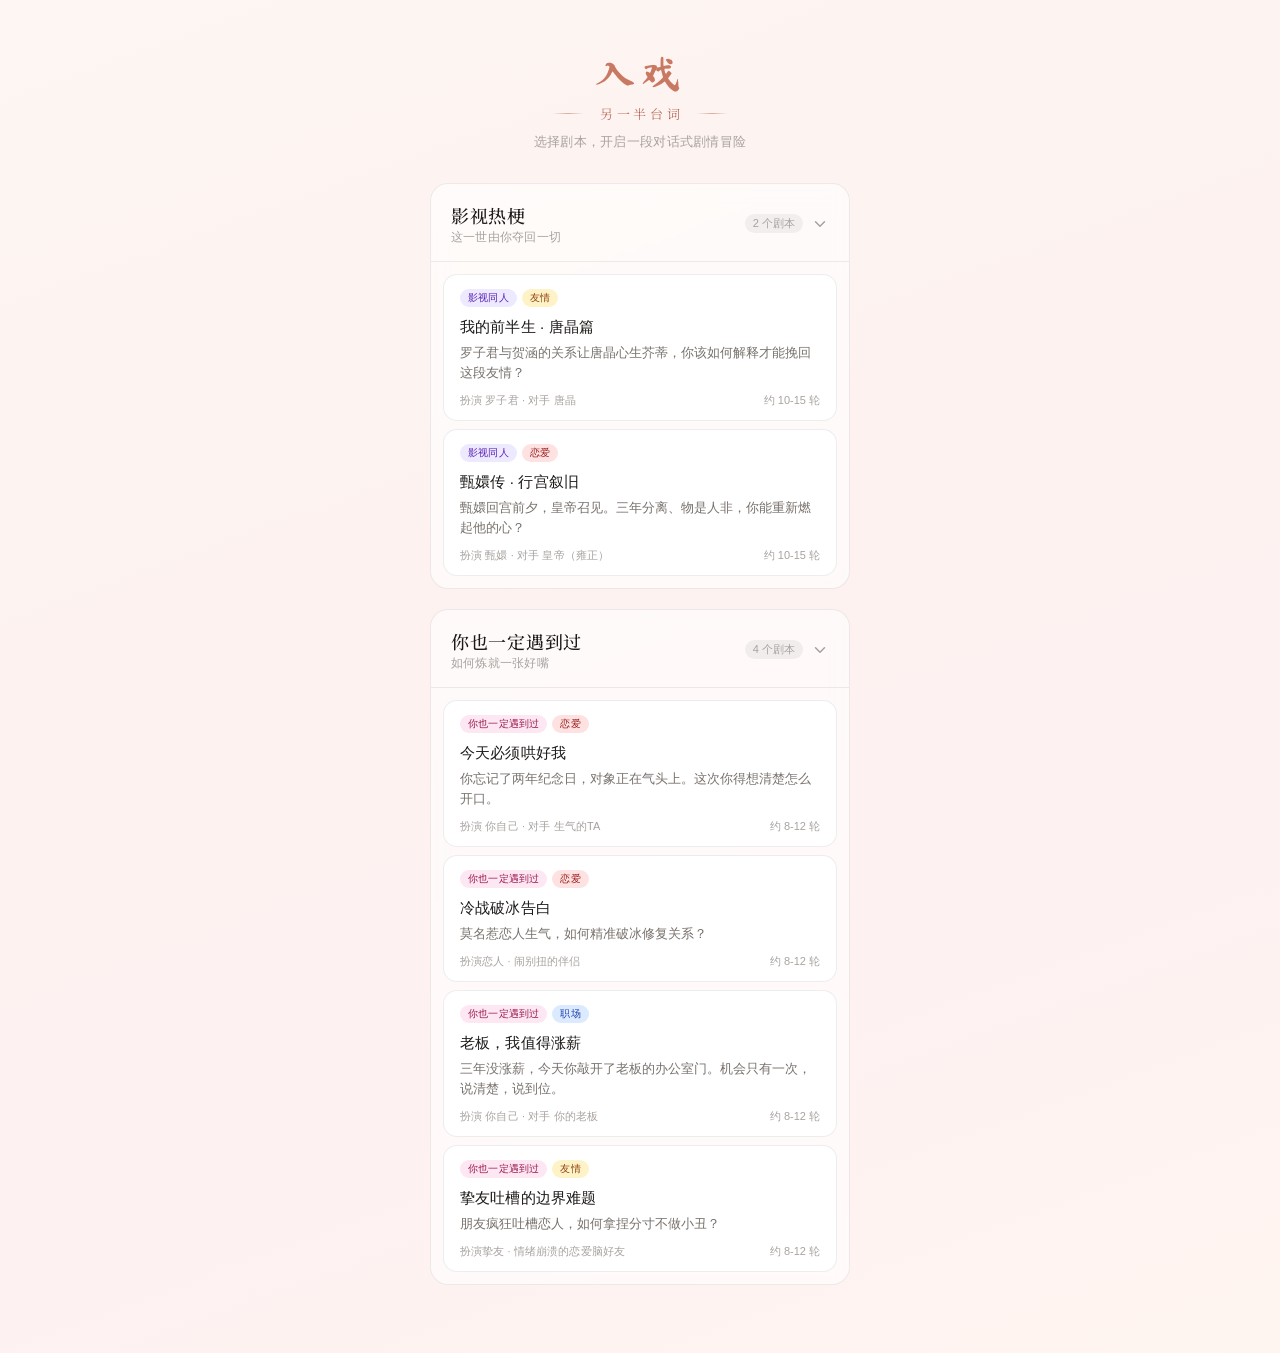
<file: docs/ v1.0/ui_mockup_v1.0/script_selection_preview.html>
<!DOCTYPE html>
<html lang="zh-CN">
<head>
  <meta charset="UTF-8">
  <meta name="viewport" content="width=device-width, initial-scale=1.0">
  <title>入戏 · 剧本选择预览</title>
  <link rel="preconnect" href="https://fonts.googleapis.com">
  <link rel="preconnect" href="https://fonts.gstatic.com" crossorigin>
  <link href="https://fonts.googleapis.com/css2?family=Noto+Serif+SC:wght@300;400;500;600&family=Ma+Shan+Zheng&display=swap" rel="stylesheet">
  <style>
    *, *::before, *::after { box-sizing: border-box; margin: 0; padding: 0; }

    :root {
      --accent: #c97862;
      --accent-dark: #a85e4a;
      --surface: #faf8f6;
      --card: #ffffff;
      --border: rgba(0,0,0,0.07);
      --text-primary: #1c1917;
      --text-secondary: #78716c;
      --text-muted: #a8a29e;
      --serif: 'Noto Serif SC', serif;
      --display: 'Ma Shan Zheng', 'Noto Serif SC', serif;
    }

    body {
      min-height: 100vh;
      background: linear-gradient(160deg, #fdf6f3 0%, #fdf2f0 40%, #fef1f2 70%, #fff5f0 100%);
      font-family: -apple-system, 'PingFang SC', 'Hiragino Sans GB', sans-serif;
      display: flex;
      justify-content: center;
      padding: 24px 16px 48px;
      color: var(--text-primary);
    }

    .page {
      width: 100%;
      max-width: 420px;
    }

    /* ── Header ── */
    .site-header {
      text-align: center;
      padding: 28px 0 32px;
    }

    .site-title {
      font-family: var(--display);
      font-size: 42px;
      font-weight: 400;
      color: var(--accent);
      letter-spacing: 0.1em;
      line-height: 1;
    }

    .site-divider {
      display: flex;
      align-items: center;
      justify-content: center;
      gap: 12px;
      margin: 10px 0 0;
    }

    .site-divider-line {
      width: 32px;
      height: 1px;
      background: linear-gradient(90deg, transparent, #c97862 50%, transparent);
      opacity: 0.6;
    }

    .site-slogan {
      font-family: var(--serif);
      font-size: 13px;
      font-weight: 300;
      letter-spacing: 0.3em;
      color: #b35d4a;
      padding-left: 0.3em;
    }

    .site-tagline {
      margin-top: 10px;
      font-size: 13px;
      color: var(--text-muted);
      letter-spacing: 0.02em;
    }

    /* ── Category Section ── */
    .category {
      margin-bottom: 20px;
      border-radius: 18px;
      overflow: hidden;
      border: 0.5px solid var(--border);
      background: rgba(255,255,255,0.6);
      backdrop-filter: blur(8px);
    }

    .category-header {
      display: flex;
      align-items: center;
      justify-content: space-between;
      padding: 18px 20px 16px;
      cursor: pointer;
      user-select: none;
      border-bottom: 0.5px solid var(--border);
      transition: background 0.15s;
    }

    .category-header:hover { background: rgba(201,120,98,0.04); }

    .category-header-left {}

    .category-name {
      font-family: var(--serif);
      font-size: 18px;
      font-weight: 500;
      color: var(--text-primary);
      letter-spacing: 0.04em;
    }

    .category-subtitle {
      margin-top: 2px;
      font-size: 11.5px;
      color: var(--text-muted);
      letter-spacing: 0.02em;
    }

    .category-meta {
      display: flex;
      align-items: center;
      gap: 8px;
    }

    .category-count {
      font-size: 11px;
      color: var(--text-muted);
      background: rgba(0,0,0,0.05);
      padding: 2px 8px;
      border-radius: 999px;
    }

    .chevron {
      width: 18px;
      height: 18px;
      color: var(--text-muted);
      transition: transform 0.3s cubic-bezier(0.4, 0, 0.2, 1);
      flex-shrink: 0;
    }

    .category.collapsed .chevron { transform: rotate(-90deg); }

    /* ── Cards Container ── */
    .cards-container {
      overflow: hidden;
      transition: max-height 0.4s cubic-bezier(0.4, 0, 0.2, 1),
                  opacity 0.3s ease;
      max-height: 1200px;
      opacity: 1;
    }

    .category.collapsed .cards-container {
      max-height: 0;
      opacity: 0;
    }

    .cards-inner {
      padding: 12px 12px 12px;
      display: flex;
      flex-direction: column;
      gap: 8px;
    }

    /* ── Script Card ── */
    .script-card {
      background: var(--card);
      border-radius: 14px;
      border: 0.5px solid var(--border);
      padding: 14px 16px 12px;
      cursor: pointer;
      transition: border-color 0.15s, box-shadow 0.15s, transform 0.12s;
      position: relative;
      overflow: hidden;
    }

    .script-card::before {
      content: '';
      position: absolute;
      inset: 0;
      border-radius: 14px;
      background: linear-gradient(135deg, rgba(201,120,98,0.03) 0%, transparent 60%);
      opacity: 0;
      transition: opacity 0.2s;
    }

    .script-card:hover {
      border-color: rgba(201,120,98,0.35);
      box-shadow: 0 2px 12px rgba(201,120,98,0.1);
      transform: translateY(-1px);
    }

    .script-card:hover::before { opacity: 1; }

    .script-card.selected {
      border-color: var(--accent);
      box-shadow: 0 0 0 2px rgba(201,120,98,0.15), 0 2px 12px rgba(201,120,98,0.12);
    }

    .script-card.selected::before { opacity: 1; }

    /* Tag row */
    .tag-row {
      display: flex;
      flex-wrap: wrap;
      gap: 5px;
      margin-bottom: 9px;
    }

    .tag {
      display: inline-block;
      font-size: 10px;
      font-weight: 500;
      padding: 2px 8px;
      border-radius: 999px;
      letter-spacing: 0.02em;
    }

    /* Title */
    .card-title {
      font-size: 15px;
      font-weight: 500;
      color: var(--text-primary);
      line-height: 1.4;
      margin-bottom: 6px;
      letter-spacing: 0.01em;
    }

    /* Teaser */
    .card-teaser {
      font-size: 12.5px;
      color: var(--text-secondary);
      line-height: 1.6;
      display: -webkit-box;
      -webkit-line-clamp: 2;
      -webkit-box-orient: vertical;
      overflow: hidden;
      margin-bottom: 10px;
    }

    /* Bottom row */
    .card-bottom {
      display: flex;
      justify-content: space-between;
      align-items: center;
    }

    .card-role {
      font-size: 11px;
      color: var(--text-muted);
      letter-spacing: 0.01em;
    }

    .card-turns {
      font-size: 11px;
      color: var(--text-muted);
    }

    /* Fade-in animation */
    .category { animation: fadeUp 0.4s ease-out both; }
    .category:nth-child(2) { animation-delay: 0.08s; }
    .category:nth-child(3) { animation-delay: 0.16s; }

    @keyframes fadeUp {
      from { opacity: 0; transform: translateY(10px); }
      to   { opacity: 1; transform: translateY(0); }
    }

    .script-card {
      animation: cardIn 0.35s ease-out both;
    }
    .cards-inner .script-card:nth-child(1) { animation-delay: 0.05s; }
    .cards-inner .script-card:nth-child(2) { animation-delay: 0.10s; }
    .cards-inner .script-card:nth-child(3) { animation-delay: 0.15s; }
    .cards-inner .script-card:nth-child(4) { animation-delay: 0.20s; }

    @keyframes cardIn {
      from { opacity: 0; transform: translateY(6px); }
      to   { opacity: 1; transform: translateY(0); }
    }
  </style>
</head>
<body>
<div class="page">

  <!-- Header -->
  <header class="site-header">
    <div class="site-title">入戏</div>
    <div class="site-divider">
      <span class="site-divider-line"></span>
      <span class="site-slogan">另一半台词</span>
      <span class="site-divider-line"></span>
    </div>
    <p class="site-tagline">选择剧本，开启一段对话式剧情冒险</p>
  </header>

  <!-- Category 1: 影视热梗 -->
  <div class="category" id="cat-fanfic">
    <div class="category-header" onclick="toggleCategory('cat-fanfic')">
      <div class="category-header-left">
        <div class="category-name">影视热梗</div>
        <div class="category-subtitle">这一世由你夺回一切</div>
      </div>
      <div class="category-meta">
        <span class="category-count">2 个剧本</span>
        <svg class="chevron" viewBox="0 0 24 24" fill="none" stroke="currentColor" stroke-width="2" stroke-linecap="round" stroke-linejoin="round">
          <polyline points="6 9 12 15 18 9"/>
        </svg>
      </div>
    </div>
    <div class="cards-container">
      <div class="cards-inner">

        <div class="script-card" onclick="selectCard(this)">
          <div class="tag-row">
            <span class="tag" style="background:#EDE9FE;color:#5B21B6">影视同人</span>
            <span class="tag" style="background:#FEF3C7;color:#92400E">友情</span>
          </div>
          <div class="card-title">我的前半生 · 唐晶篇</div>
          <div class="card-teaser">罗子君与贺涵的关系让唐晶心生芥蒂，你该如何解释才能挽回这段友情？</div>
          <div class="card-bottom">
            <span class="card-role">扮演 罗子君 · 对手 唐晶</span>
            <span class="card-turns">约 10-15 轮</span>
          </div>
        </div>

        <div class="script-card" onclick="selectCard(this)">
          <div class="tag-row">
            <span class="tag" style="background:#EDE9FE;color:#5B21B6">影视同人</span>
            <span class="tag" style="background:#FEE2E2;color:#991B1B">恋爱</span>
          </div>
          <div class="card-title">甄嬛传 · 行宫叙旧</div>
          <div class="card-teaser">甄嬛回宫前夕，皇帝召见。三年分离、物是人非，你能重新燃起他的心？</div>
          <div class="card-bottom">
            <span class="card-role">扮演 甄嬛 · 对手 皇帝（雍正）</span>
            <span class="card-turns">约 10-15 轮</span>
          </div>
        </div>

      </div>
    </div>
  </div>

  <!-- Category 2: 你也一定遇到过 -->
  <div class="category" id="cat-original">
    <div class="category-header" onclick="toggleCategory('cat-original')">
      <div class="category-header-left">
        <div class="category-name">你也一定遇到过</div>
        <div class="category-subtitle">如何炼就一张好嘴</div>
      </div>
      <div class="category-meta">
        <span class="category-count">4 个剧本</span>
        <svg class="chevron" viewBox="0 0 24 24" fill="none" stroke="currentColor" stroke-width="2" stroke-linecap="round" stroke-linejoin="round">
          <polyline points="6 9 12 15 18 9"/>
        </svg>
      </div>
    </div>
    <div class="cards-container">
      <div class="cards-inner">

        <div class="script-card" onclick="selectCard(this)">
          <div class="tag-row">
            <span class="tag" style="background:#FCE7F3;color:#9D174D">你也一定遇到过</span>
            <span class="tag" style="background:#FEE2E2;color:#991B1B">恋爱</span>
          </div>
          <div class="card-title">今天必须哄好我</div>
          <div class="card-teaser">你忘记了两年纪念日，对象正在气头上。这次你得想清楚怎么开口。</div>
          <div class="card-bottom">
            <span class="card-role">扮演 你自己 · 对手 生气的TA</span>
            <span class="card-turns">约 8-12 轮</span>
          </div>
        </div>

        <div class="script-card" onclick="selectCard(this)">
          <div class="tag-row">
            <span class="tag" style="background:#FCE7F3;color:#9D174D">你也一定遇到过</span>
            <span class="tag" style="background:#FEE2E2;color:#991B1B">恋爱</span>
          </div>
          <div class="card-title">冷战破冰告白</div>
          <div class="card-teaser">莫名惹恋人生气，如何精准破冰修复关系？</div>
          <div class="card-bottom">
            <span class="card-role">扮演恋人 · 闹别扭的伴侣</span>
            <span class="card-turns">约 8-12 轮</span>
          </div>
        </div>

        <div class="script-card" onclick="selectCard(this)">
          <div class="tag-row">
            <span class="tag" style="background:#FCE7F3;color:#9D174D">你也一定遇到过</span>
            <span class="tag" style="background:#DBEAFE;color:#1E40AF">职场</span>
          </div>
          <div class="card-title">老板，我值得涨薪</div>
          <div class="card-teaser">三年没涨薪，今天你敲开了老板的办公室门。机会只有一次，说清楚，说到位。</div>
          <div class="card-bottom">
            <span class="card-role">扮演 你自己 · 对手 你的老板</span>
            <span class="card-turns">约 8-12 轮</span>
          </div>
        </div>

        <div class="script-card" onclick="selectCard(this)">
          <div class="tag-row">
            <span class="tag" style="background:#FCE7F3;color:#9D174D">你也一定遇到过</span>
            <span class="tag" style="background:#FEF3C7;color:#92400E">友情</span>
          </div>
          <div class="card-title">挚友吐槽的边界难题</div>
          <div class="card-teaser">朋友疯狂吐槽恋人，如何拿捏分寸不做小丑？</div>
          <div class="card-bottom">
            <span class="card-role">扮演挚友 · 情绪崩溃的恋爱脑好友</span>
            <span class="card-turns">约 8-12 轮</span>
          </div>
        </div>

      </div>
    </div>
  </div>

</div>

<script>
  function toggleCategory(id) {
    document.getElementById(id).classList.toggle('collapsed');
  }

  function selectCard(el) {
    // deselect others in same category
    const container = el.closest('.cards-inner');
    container.querySelectorAll('.script-card').forEach(c => c.classList.remove('selected'));
    el.classList.toggle('selected');
  }
</script>
</body>
</html>
</file>
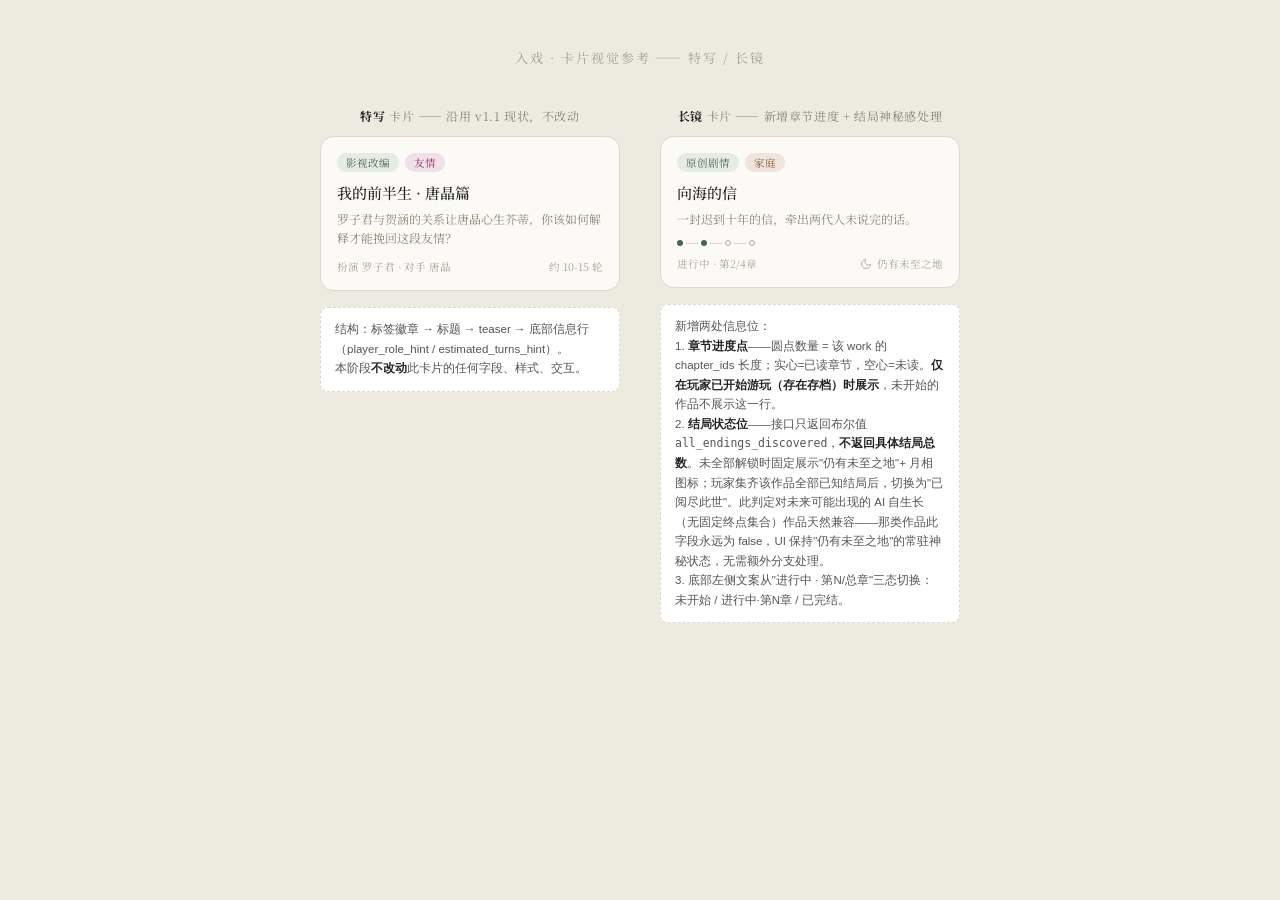
<file: docs/v2.0/ui_mock_example/ruxi-card-examples.html>
<!DOCTYPE html>
<html lang="zh-CN">
<head>
<meta charset="UTF-8">
<title>入戏 —— 特写 / 长镜 卡片视觉参考</title>
<link rel="preconnect" href="https://fonts.googleapis.com">
<link href="https://fonts.googleapis.com/css2?family=Noto+Serif+SC:wght@400;500&display=swap" rel="stylesheet">
<style>
  :root {
    --bg: #F5F2EB;
    --surface: #FBFAF6;
    --text: #232323;
    --text-secondary: #8A8578;
    --text-tertiary: #A6A196;
    --border: #DDD8CF;
    --accent: #4B6355;
    --accent-bg: #E6ECE3;
    --danger: #8A4D4A;
    --warn: #BA7517;
    --tag-family-bg: #F0E4DC;
    --tag-family-text: #8A5A3A;
    --tag-love-bg: #EFE1E9;
    --tag-love-text: #99355A;
  }
  * { box-sizing: border-box; }
  body {
    margin: 0;
    padding: 48px 24px;
    background: #EDEAE0;
    font-family: Georgia, 'Noto Serif SC', serif;
    color: var(--text);
  }
  .page-title {
    text-align: center;
    font-size: 13px;
    letter-spacing: 0.15em;
    color: var(--text-tertiary);
    margin-bottom: 40px;
  }
  .row {
    display: flex;
    justify-content: center;
    gap: 40px;
    flex-wrap: wrap;
    align-items: flex-start;
  }
  .col {
    width: 300px;
  }
  .col-label {
    font-size: 12px;
    color: var(--text-secondary);
    margin-bottom: 12px;
    text-align: center;
    letter-spacing: 0.05em;
  }
  .col-label b {
    color: var(--text);
  }

  /* ============ 卡片基础骨架（两种模式共用） ============ */
  .card {
    background: var(--surface);
    border: 0.5px solid var(--border);
    border-radius: 14px;
    padding: 16px;
  }
  .badges {
    display: flex;
    gap: 6px;
    margin-bottom: 10px;
  }
  .badge {
    font-size: 10.5px;
    padding: 2px 9px;
    border-radius: 999px;
  }
  .title {
    font-size: 15px;
    font-weight: 500;
    margin-bottom: 6px;
  }
  .teaser {
    font-size: 12px;
    color: var(--text-secondary);
    line-height: 1.6;
    margin-bottom: 12px;
  }
  .bottom-row {
    display: flex;
    justify-content: space-between;
    font-size: 10.5px;
    color: var(--text-tertiary);
  }

  /* ============ 长镜专属：章节进度点 ============ */
  .chapter-dots {
    display: flex;
    align-items: center;
    gap: 3px;
    margin-bottom: 10px;
  }
  .dot {
    width: 6px;
    height: 6px;
    border-radius: 50%;
  }
  .dot.filled { background: var(--accent); }
  .dot.hollow { border: 1px solid #B0AA9C; background: transparent; }
  .dot-connector {
    width: 12px;
    height: 1px;
    background: var(--border);
  }

  /* ============ 长镜专属：结局神秘感标签 ============ */
  .ending-status {
    display: flex;
    align-items: center;
    gap: 5px;
  }
  .ending-status .icon {
    width: 12px;
    height: 12px;
    flex-shrink: 0;
  }

  .annotation {
    margin-top: 16px;
    padding: 12px 14px;
    background: #fff;
    border: 1px dashed var(--border);
    border-radius: 8px;
    font-family: -apple-system, sans-serif;
    font-size: 11.5px;
    color: #555;
    line-height: 1.7;
  }
  .annotation b { color: var(--text); }
</style>
</head>
<body>

<div class="page-title">入戏 · 卡片视觉参考 —— 特写 / 长镜</div>

<div class="row">

  <!-- ============ 特写卡片：现状不变 ============ -->
  <div class="col">
    <div class="col-label"><b>特写</b> 卡片 —— 沿用 v1.1 现状，不改动</div>

    <div class="card">
      <div class="badges">
        <span class="badge" style="background:var(--accent-bg);color:var(--accent);">影视改编</span>
        <span class="badge" style="background:var(--tag-love-bg);color:var(--tag-love-text);">友情</span>
      </div>
      <div class="title">我的前半生 · 唐晶篇</div>
      <div class="teaser">罗子君与贺涵的关系让唐晶心生芥蒂，你该如何解释才能挽回这段友情？</div>
      <div class="bottom-row">
        <span>扮演 罗子君 · 对手 唐晶</span>
        <span>约 10-15 轮</span>
      </div>
    </div>

    <div class="annotation">
      结构：标签徽章 → 标题 → teaser → 底部信息行（player_role_hint / estimated_turns_hint）。<br>
      本阶段<b>不改动</b>此卡片的任何字段、样式、交互。
    </div>
  </div>

  <!-- ============ 长镜卡片：新增视觉 ============ -->
  <div class="col">
    <div class="col-label"><b>长镜</b> 卡片 —— 新增章节进度 + 结局神秘感处理</div>

    <div class="card">
      <div class="badges">
        <span class="badge" style="background:var(--accent-bg);color:var(--accent);">原创剧情</span>
        <span class="badge" style="background:var(--tag-family-bg);color:var(--tag-family-text);">家庭</span>
      </div>
      <div class="title">向海的信</div>
      <div class="teaser">一封迟到十年的信，牵出两代人未说完的话。</div>

      <!-- 章节进度点：仅在玩家已开始游玩时展示，圆点数=chapter_ids长度，实心=已读 -->
      <div class="chapter-dots">
        <span class="dot filled"></span>
        <span class="dot-connector"></span>
        <span class="dot filled"></span>
        <span class="dot-connector"></span>
        <span class="dot hollow"></span>
        <span class="dot-connector"></span>
        <span class="dot hollow"></span>
      </div>

      <div class="bottom-row">
        <span>进行中 · 第2/4章</span>
        <!-- 结局状态位：不展示总数，只展示"是否已解锁全部已知结局" -->
        <span class="ending-status">
          <svg class="icon" viewBox="0 0 24 24" fill="none" stroke="#A6A196" stroke-width="1.6">
            <path d="M21 12.79A9 9 0 1 1 11.21 3 7 7 0 0 0 21 12.79z"/>
          </svg>
          仍有未至之地
        </span>
      </div>
    </div>

    <div class="annotation">
      新增两处信息位：<br>
      1. <b>章节进度点</b>——圆点数量 = 该 work 的 chapter_ids 长度；实心=已读章节，空心=未读。<b>仅在玩家已开始游玩（存在存档）时展示</b>，未开始的作品不展示这一行。<br>
      2. <b>结局状态位</b>——接口只返回布尔值 <code>all_endings_discovered</code>，<b>不返回具体结局总数</b>。未全部解锁时固定展示"仍有未至之地"+ 月相图标；玩家集齐该作品全部已知结局后，切换为"已阅尽此世"。此判定对未来可能出现的 AI 自生长（无固定终点集合）作品天然兼容——那类作品此字段永远为 false，UI 保持"仍有未至之地"的常驻神秘状态，无需额外分支处理。<br>
      3. 底部左侧文案从"进行中 · 第N/总章"三态切换：未开始 / 进行中·第N章 / 已完结。
    </div>
  </div>

</div>

</body>
</html>
</file>
